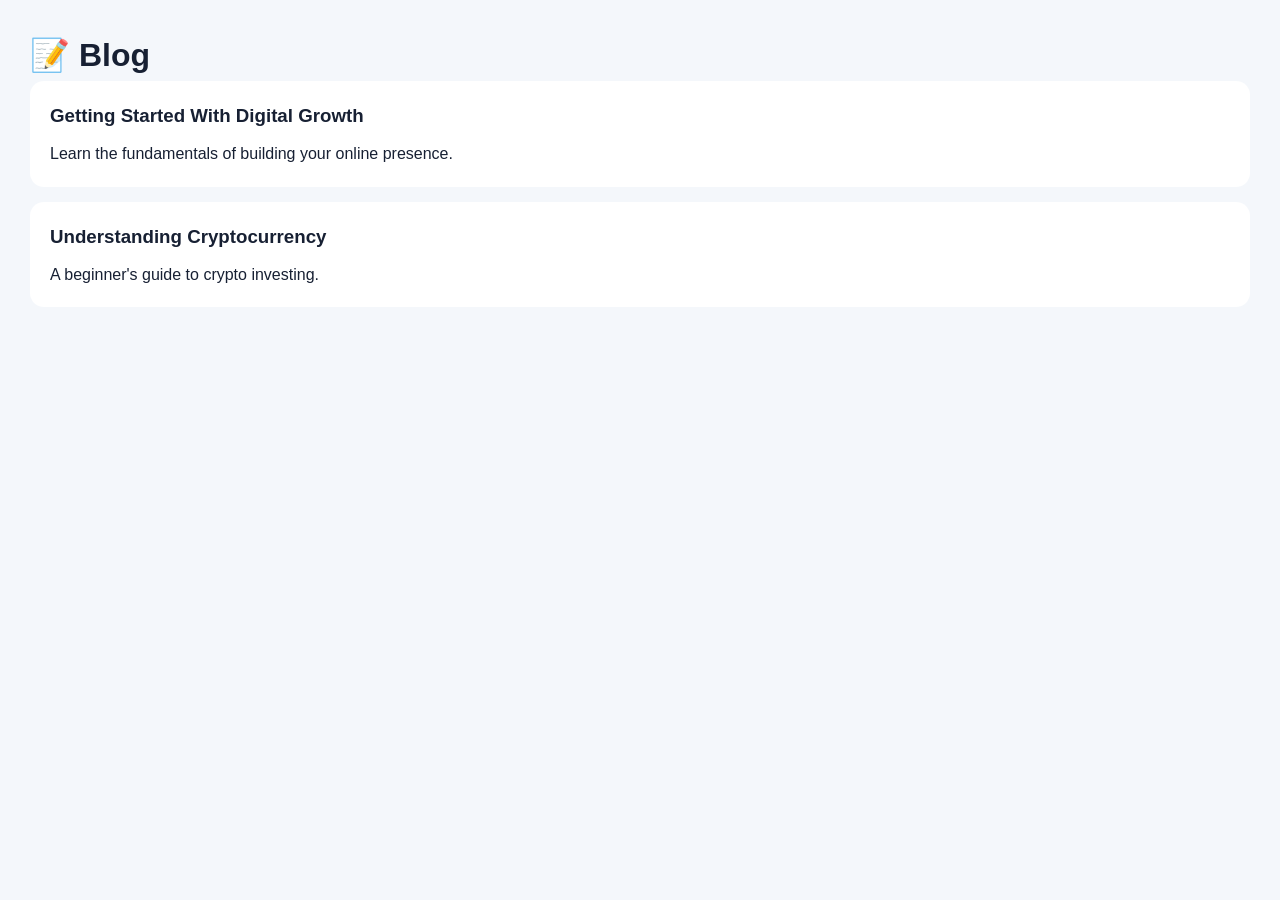
<file: pages/blog.html>
<!DOCTYPE html>
<html>
<head>
<meta charset="UTF-8">
<meta name="viewport" content="width=device-width, initial-scale=1.0">
<title>Blog | Way2Go</title>

<link rel="stylesheet" href="../style.css">

<script src="../script.js"></script>
</head>

<body>

<div class="main-content">

<h1>📝 Blog</h1>

<div class="lesson">
<h3>Getting Started With Digital Growth</h3>
<p>Learn the fundamentals of building your online presence.</p>
</div>

<div class="lesson">
<h3>Understanding Cryptocurrency</h3>
<p>A beginner's guide to crypto investing.</p>
</div>

</div>

</body>
</html>
</file>
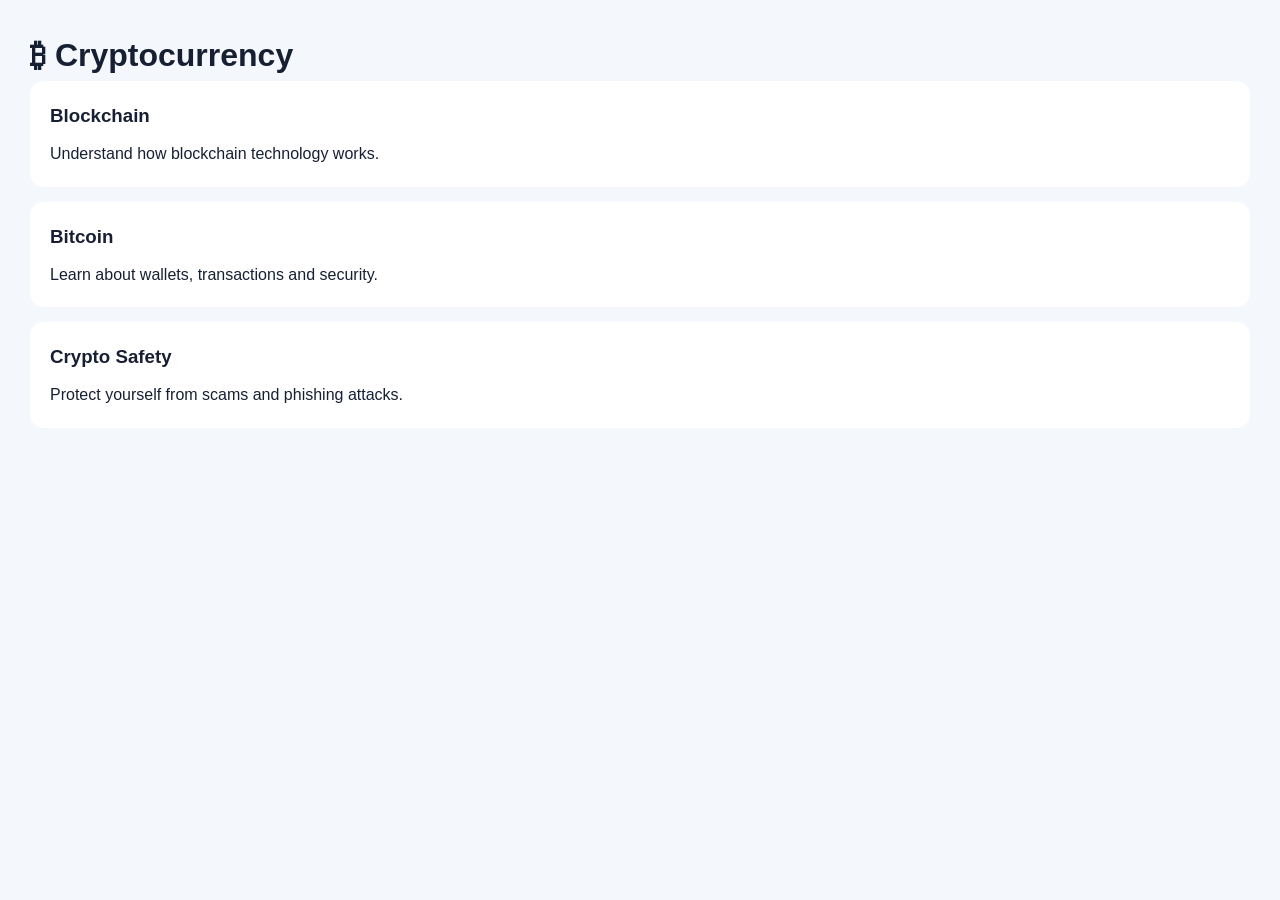
<file: pages/crypto.html>
<!DOCTYPE html>
<html>
<head>
<meta charset="UTF-8">
<meta name="viewport" content="width=device-width, initial-scale=1.0">
<title>Crypto | Way2Go</title>

<link rel="stylesheet" href="../style.css">

<script src="../script.js"></script>
</head>

<body>

<div class="main-content">

<h1>₿ Cryptocurrency</h1>

<div class="lesson">
<h3>Blockchain</h3>
<p>Understand how blockchain technology works.</p>
</div>

<div class="lesson">
<h3>Bitcoin</h3>
<p>Learn about wallets, transactions and security.</p>
</div>

<div class="lesson">
<h3>Crypto Safety</h3>
<p>Protect yourself from scams and phishing attacks.</p>
</div>

</div>

</body>
</html>
</file>
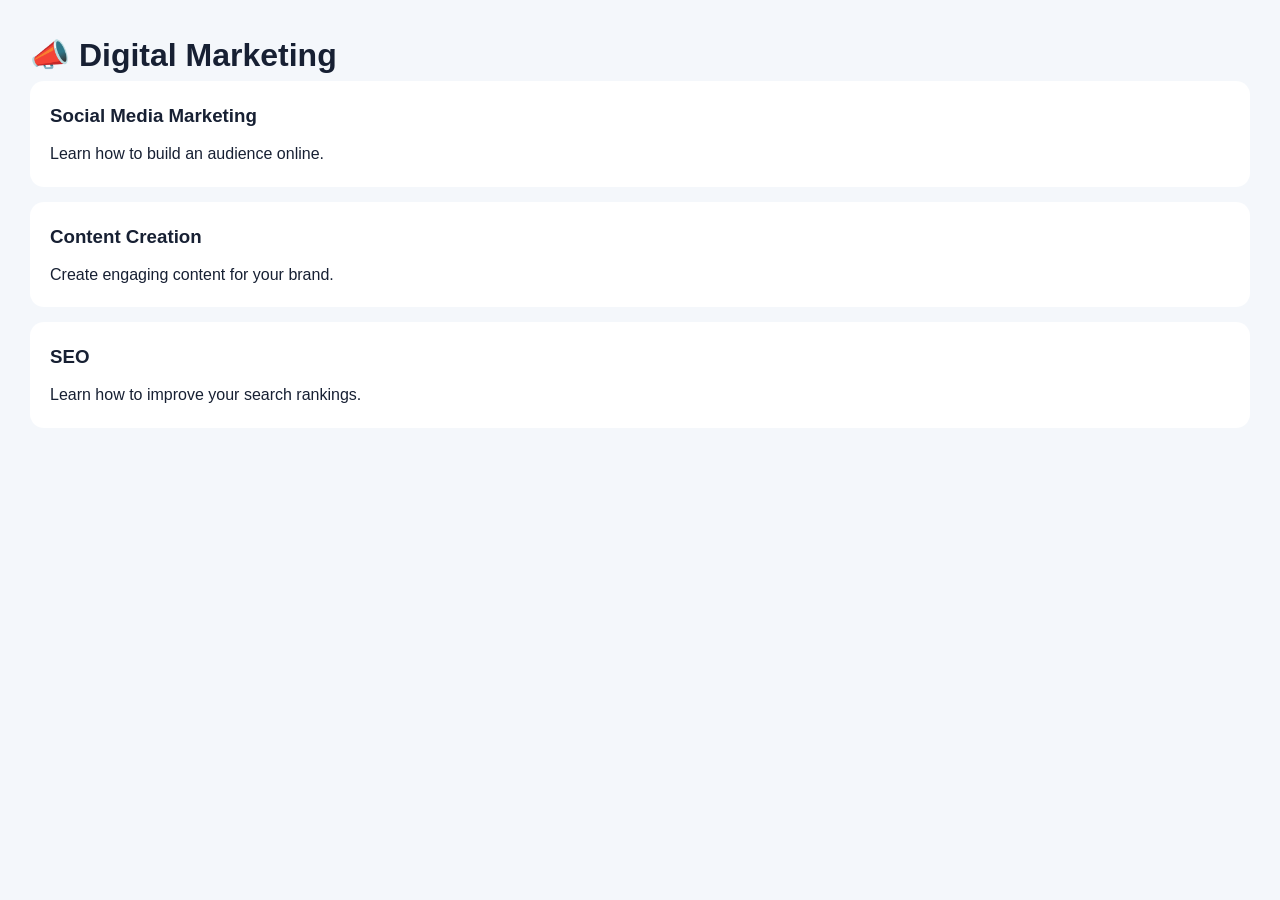
<file: pages/marketing.html>
<!DOCTYPE html>
<html>
<head>
<meta charset="UTF-8">
<meta name="viewport" content="width=device-width, initial-scale=1.0">
<title>Digital Marketing | Way2Go</title>

<link rel="stylesheet" href="../style.css">

<script src="../script.js"></script>
</head>

<body>

<div class="main-content">

<h1>📣 Digital Marketing</h1>

<div class="lesson">
<h3>Social Media Marketing</h3>
<p>Learn how to build an audience online.</p>
</div>

<div class="lesson">
<h3>Content Creation</h3>
<p>Create engaging content for your brand.</p>
</div>

<div class="lesson">
<h3>SEO</h3>
<p>Learn how to improve your search rankings.</p>
</div>

</div>

</body>
</html>
</file>
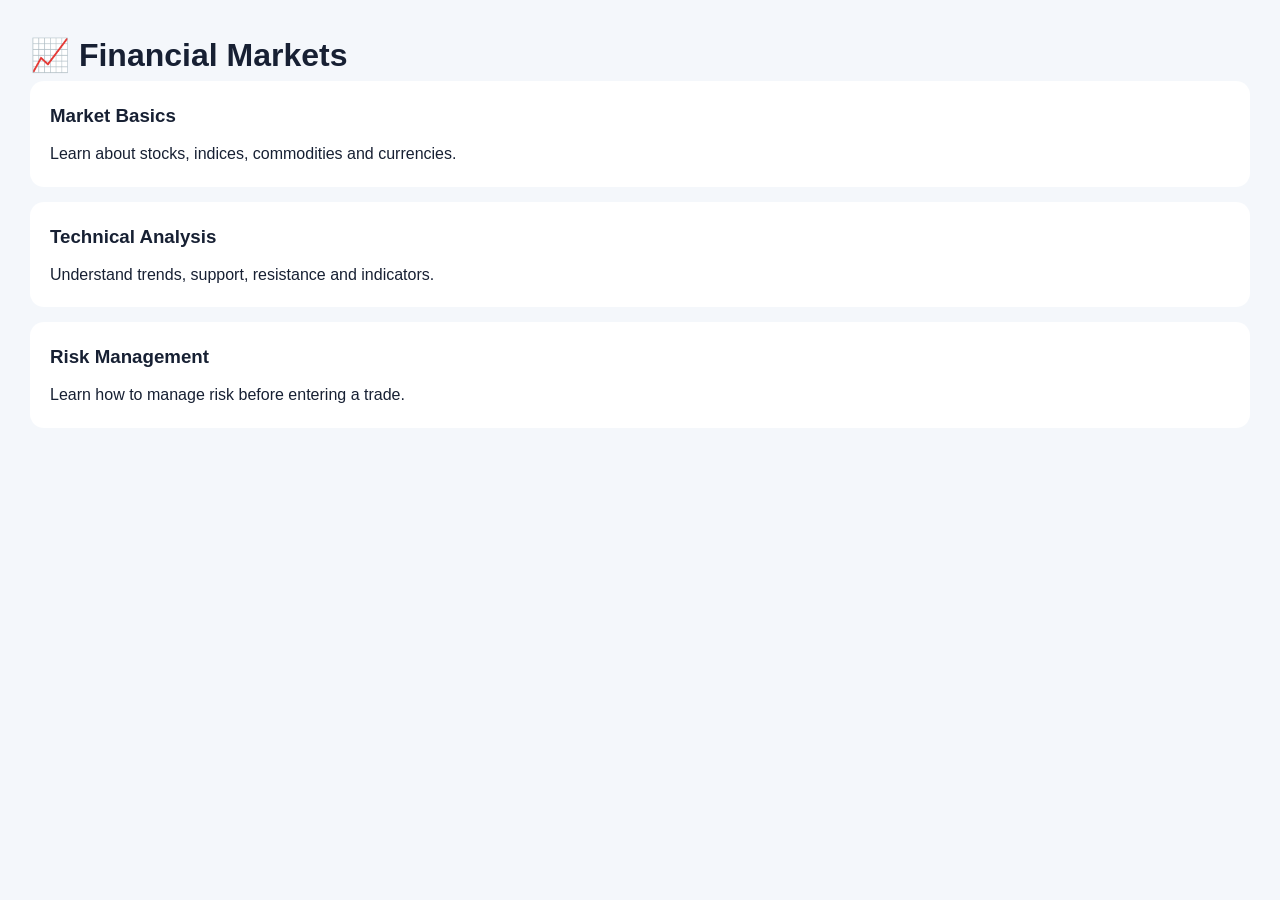
<file: pages/markets.html>
<!DOCTYPE html>
<html>
<head>
<meta charset="UTF-8">
<meta name="viewport" content="width=device-width, initial-scale=1.0">
<title>Financial Markets | Way2Go</title>

<link rel="stylesheet" href="../style.css">

<script src="../script.js"></script>
</head>

<body>

<div class="main-content">

<h1>📈 Financial Markets</h1>

<div class="lesson">
<h3>Market Basics</h3>
<p>Learn about stocks, indices, commodities and currencies.</p>
</div>

<div class="lesson">
<h3>Technical Analysis</h3>
<p>Understand trends, support, resistance and indicators.</p>
</div>

<div class="lesson">
<h3>Risk Management</h3>
<p>Learn how to manage risk before entering a trade.</p>
</div>

</div>

</body>
</html>
</file>
<file: style.css>
/* ==========================
   WAY2GO GLOBAL STYLES
========================== */

*{
  margin:0;
  padding:0;
  box-sizing:border-box;
}

body{
  font-family:Arial,sans-serif;
  background:#f4f7fb;
  color:#172033;
  line-height:1.6;
}

a{
  text-decoration:none;
  color:inherit;
}

img{
  max-width:100%;
}

button{
  border:none;
  cursor:pointer;
  font-family:inherit;
}

.container{
  width:min(1200px,92%);
  margin:auto;
}

/* ==========================
   NAVIGATION
========================== */

.navbar{
  position:sticky;
  top:0;
  z-index:1000;

  display:flex;
  justify-content:space-between;
  align-items:center;

  padding:16px 24px;

  background:#111827;
  color:#fff;
}

.logo{
  font-size:28px;
  font-weight:700;
}

.logo span{
  color:#22c55e;
}

.nav-links{
  display:flex;
  gap:20px;
  align-items:center;
}

.nav-links a{
  padding:8px 12px;
  border-radius:8px;
}

.nav-links a:hover{
  background:rgba(255,255,255,.1);
}

.menu-toggle{
  display:none;
}

/* ==========================
   HERO
========================== */

.hero{
  text-align:center;
  padding:80px 20px;
}

.hero h1{
  font-size:48px;
  margin-bottom:16px;
}

.hero h1 span{
  color:#16a34a;
}

.hero p{
  max-width:700px;
  margin:auto;
  color:#667085;
}

/* ==========================
   AUTH
========================== */

.auth-box{
  max-width:450px;
  margin:30px auto;
  padding:30px;

  background:#fff;

  border-radius:18px;

  box-shadow:0 8px 30px rgba(0,0,0,.08);
}

.auth-box h2{
  text-align:center;
  margin-bottom:20px;
}

input{
  width:100%;
  padding:14px;
  margin-bottom:14px;

  border:1px solid #d0d5dd;
  border-radius:10px;

  font-size:15px;
}

input:focus{
  outline:none;
  border-color:#16a34a;
}

.primary-btn{
  width:100%;
  padding:14px;

  border-radius:10px;

  background:#16a34a;
  color:#fff;

  font-size:16px;
  font-weight:700;
}

.primary-btn:hover{
  background:#15803d;
}

.message{
  margin-top:15px;
  text-align:center;
}

.switch{
  text-align:center;
  margin-top:18px;
}

.switch a{
  color:#16a34a;
  font-weight:700;
}

/* ==========================
   DASHBOARD
========================== */

.dashboard-layout{
  display:flex;
  min-height:100vh;
}

.sidebar{
  width:250px;

  padding:20px;

  background:#111827;
  color:#fff;
}

.sidebar-title{
  margin:20px 0 10px;
  color:#98a2b3;
  text-transform:uppercase;
  font-size:13px;
}

.sidebar button{
  width:100%;

  text-align:left;

  padding:12px;

  margin-bottom:8px;

  border-radius:8px;

  background:transparent;

  color:#e5e7eb;
}

.sidebar button:hover,
.sidebar button.active{
  background:#16a34a;
}

.main-content{
  flex:1;
  padding:30px;
}

.welcome{
  padding:30px;

  margin-bottom:25px;

  border-radius:20px;

  background:linear-gradient(135deg,#111827,#166534);

  color:#fff;
}

/* ==========================
   CARDS
========================== */

.cards{
  display:grid;

  grid-template-columns:
  repeat(auto-fit,minmax(250px,1fr));

  gap:20px;
}

.card{
  padding:24px;

  background:#fff;

  border-radius:16px;

  box-shadow:0 4px 20px rgba(0,0,0,.05);
}

.card-icon{
  font-size:32px;
  margin-bottom:10px;
}

.card h3{
  margin-bottom:10px;
}

.card p{
  color:#667085;
}

.card-btn{
  margin-top:15px;

  padding:10px 14px;

  border-radius:8px;

  background:#ecfdf3;

  color:#15803d;

  font-weight:700;
}

/* ==========================
   STATS
========================== */

.stats{
  display:grid;

  grid-template-columns:
  repeat(auto-fit,minmax(180px,1fr));

  gap:20px;

  margin:25px 0;
}

.stat{
  padding:20px;

  background:#fff;

  border-radius:14px;
}

.stat-number{
  margin-top:10px;

  font-size:28px;

  font-weight:700;

  color:#16a34a;
}

/* ==========================
   LESSONS
========================== */

.lesson{
  padding:20px;

  margin-bottom:15px;

  background:#fff;

  border-radius:14px;
}

.lesson h3{
  margin-bottom:10px;
}

/* ==========================
   PROFILE
========================== */

.profile-box{
  max-width:700px;

  padding:25px;

  background:#fff;

  border-radius:18px;
}

.profile-row{
  padding:15px 0;

  border-bottom:1px solid #eaecf0;
}

/* ==========================
   FOOTER
========================== */

footer{
  text-align:center;

  padding:25px;

  color:#667085;
}

/* ==========================
   RESPONSIVE
========================== */

@media(max-width:768px){

  .dashboard-layout{
    flex-direction:column;
  }

  .sidebar{
    width:100%;
  }

  .hero h1{
    font-size:34px;
  }

  .nav-links{
    display:none;
  }

  .menu-toggle{
    display:block;
  }
}
</file>
